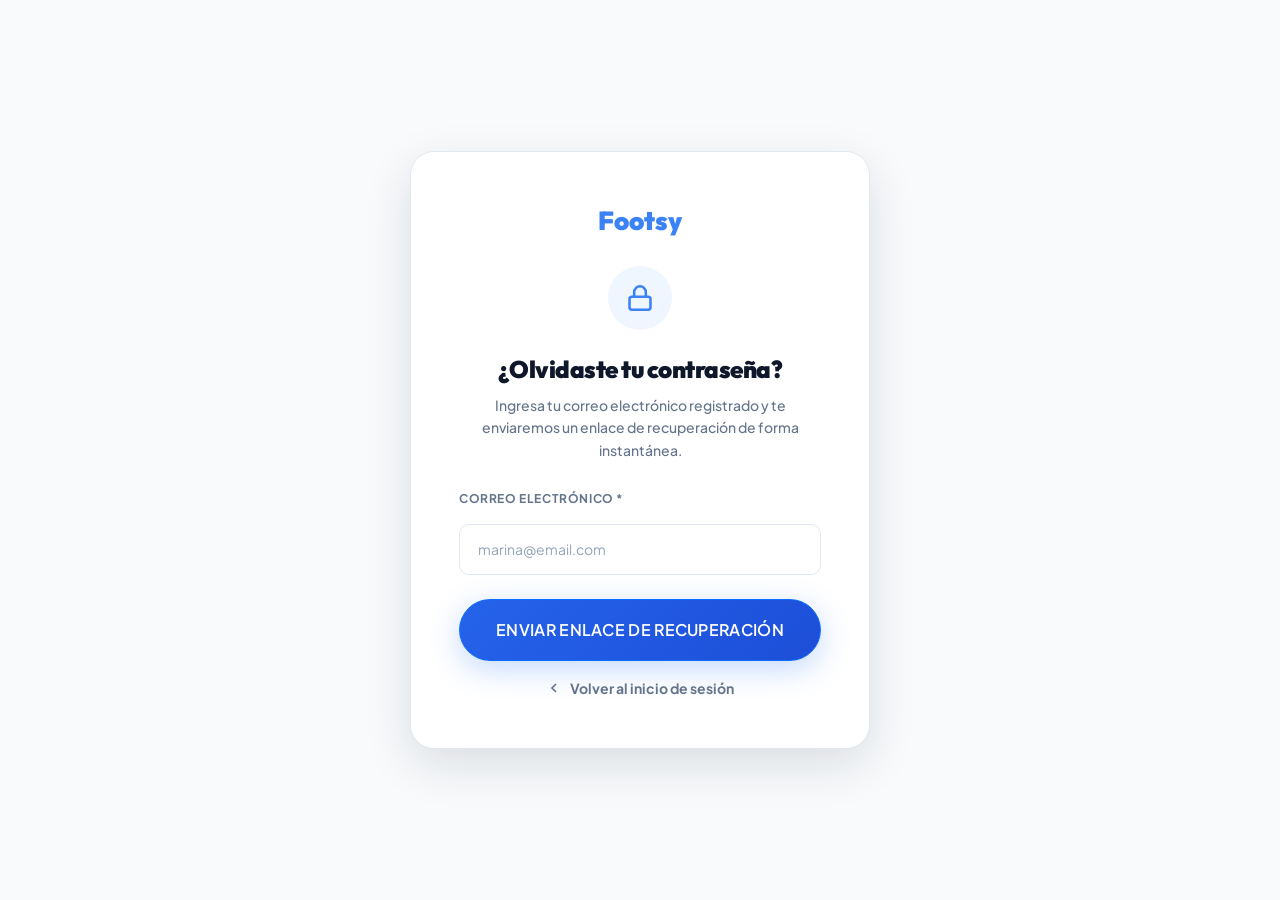
<file: FootsyHTMLga4 - Bootstrap/footsy-html/pages/forgot-password.html>
<!DOCTYPE html>
<html lang="es">
<head>
  <meta charset="UTF-8">
  <meta name="viewport" content="width=device-width, initial-scale=1.0">
  <title>Recuperar Contraseña — Footsy</title>
    <!-- Bootstrap 5 CSS -->
  <link href="https://cdn.jsdelivr.net/npm/bootstrap@5.3.3/dist/css/bootstrap.min.css" rel="stylesheet" integrity="sha384-QWTKZyjpPEjISv5WaRU9OFeRpok6YctnYmDr5pNlyT2bRjXh0JMhjY6hW+ALEwIH" crossorigin="anonymous">
<link rel="stylesheet" href="../css/footsy.css">
  <link rel="stylesheet" href="../css/pages/auth.css">
</head>
<body>

  <div class="recover-page">
    <div class="recover-card p-4 p-sm-5">
      <div class="recover-logo">Footsy</div>
      
      <div class="recover-icon">
        <svg width="28" height="28" fill="none" stroke="currentColor" stroke-width="2.2" viewBox="0 0 24 24">
          <rect x="3" y="11" width="18" height="11" rx="2" ry="2"/><path d="M7 11V7a5 5 0 0 1 10 0v4"/>
        </svg>
      </div>

      <h1 class="recover-title">¿Olvidaste tu contraseña?</h1>
      <p class="recover-desc">Ingresa tu correo electrónico registrado y te enviaremos un enlace de recuperación de forma instantánea.</p>

      <form action="login.html" method="GET">
        <div class="form-group" style="margin-bottom:24px;">
          <label class="form-label">Correo Electrónico *</label>
          <input type="email" name="email" class="form-control" placeholder="marina@email.com" required>
        </div>

        <button type="submit" class="btn btn-primary btn-lg" style="width:100%; margin-bottom:16px;">ENVIAR ENLACE DE RECUPERACIÓN</button>

        <a href="login.html" style="text-align:center; font-size:14px; color:var(--gray-500); display:flex; align-items:center; justify-content:center; gap:8px; font-weight:700;">
          <svg width="16" height="16" fill="none" stroke="currentColor" stroke-width="2.5" viewBox="0 0 24 24"><polyline points="15 18 9 12 15 6"/></svg>
          Volver al inicio de sesión
        </a>
      </form>
    </div>
  </div>

  <!-- Bootstrap 5 JS Bundle -->
  <script src="https://cdn.jsdelivr.net/npm/bootstrap@5.3.3/dist/js/bootstrap.bundle.min.js" integrity="sha384-YvpcrYf0tY3lHB60NNkmXc5s9fDVZLESaAA55NDzOxhy9GkcIdslK1eN7N6jIeHz" crossorigin="anonymous"></script>
</body>
</html>
</file>
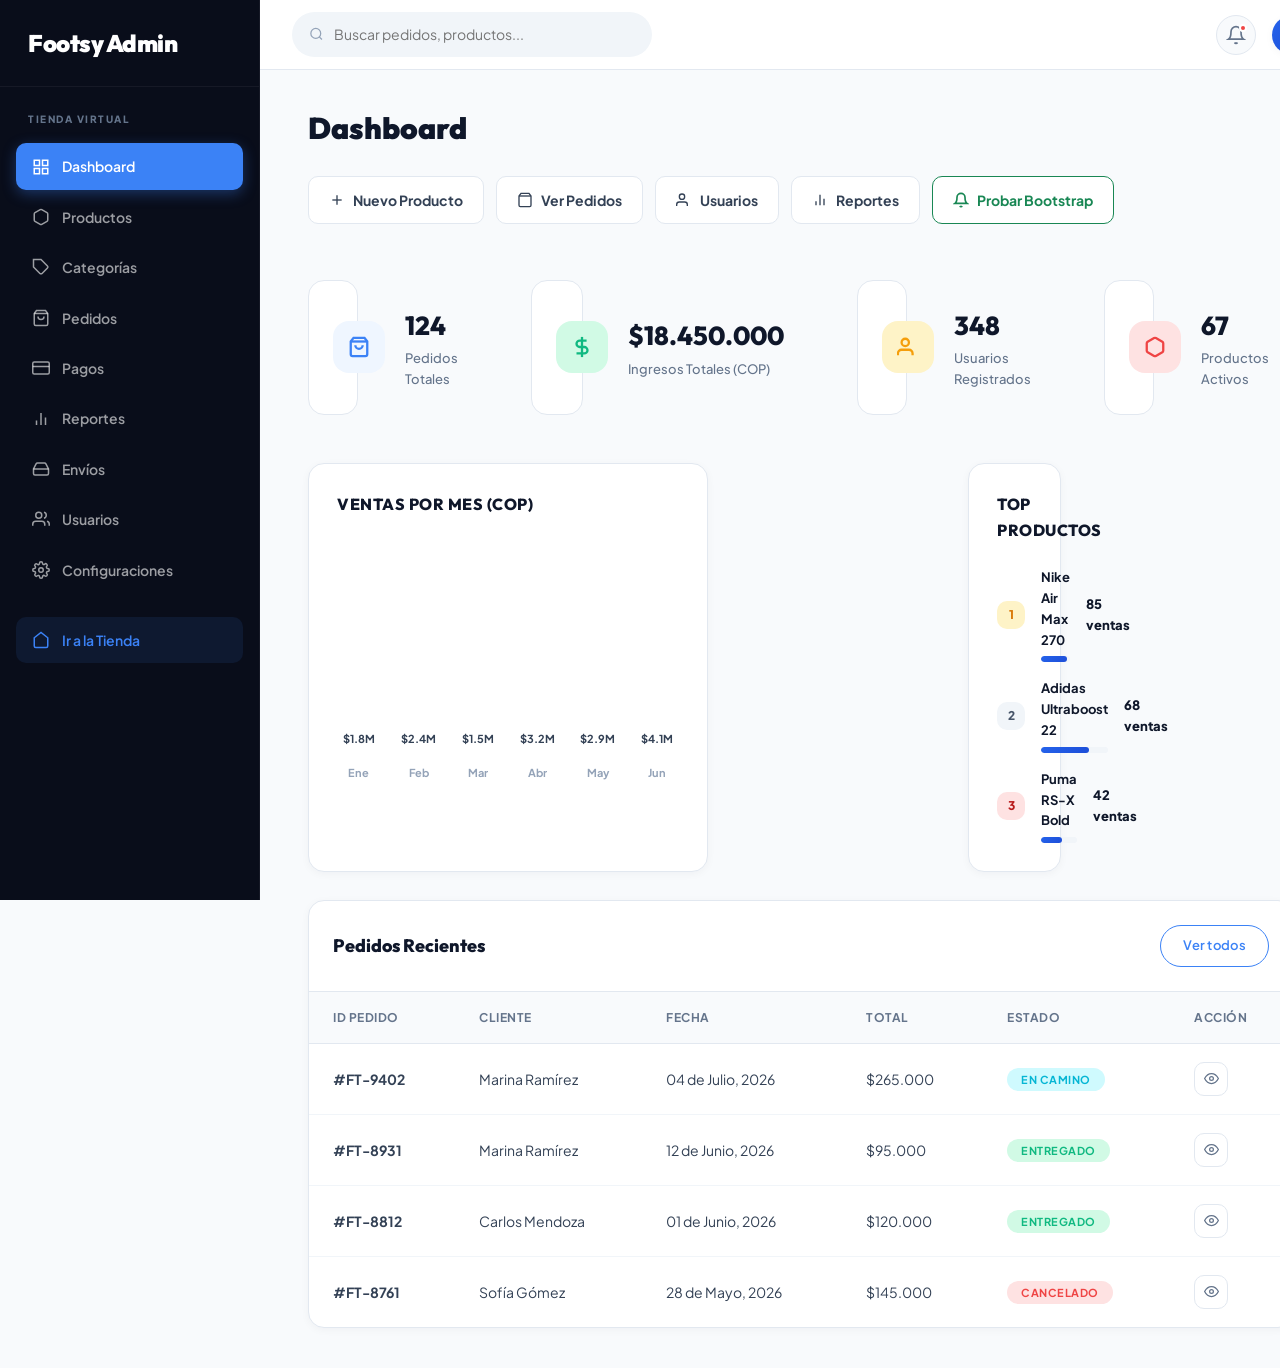
<file: FootsyHTMLga4 - Bootstrap/footsy-html/pages/admin/dashboard.html>
<!DOCTYPE html>
<html lang="es">
<head>
  <meta charset="UTF-8">
  <meta name="viewport" content="width=device-width, initial-scale=1.0">
  <title>Dashboard — Footsy Admin</title>
    <!-- Bootstrap 5 CSS -->
  <link href="https://cdn.jsdelivr.net/npm/bootstrap@5.3.3/dist/css/bootstrap.min.css" rel="stylesheet" integrity="sha384-QWTKZyjpPEjISv5WaRU9OFeRpok6YctnYmDr5pNlyT2bRjXh0JMhjY6hW+ALEwIH" crossorigin="anonymous">
<link rel="stylesheet" href="../../css/footsy.css">
  <link rel="stylesheet" href="../../css/admin.css">
</head>
<body>
<div class="admin-wrapper">

  <!-- ── Sidebar ── -->
  <aside class="admin-sidebar">
    <div class="sidebar-logo">Footsy Admin</div>

    <div class="sidebar-section-label">Tienda Virtual</div>
    <nav class="sidebar-nav">
      <a href="dashboard.html" class="active">
        <svg width="18" height="18" fill="none" stroke="currentColor" stroke-width="2" viewBox="0 0 24 24">
          <rect x="3" y="3" width="7" height="7"/><rect x="14" y="3" width="7" height="7"/>
          <rect x="14" y="14" width="7" height="7"/><rect x="3" y="14" width="7" height="7"/>
        </svg>
        Dashboard
      </a>

      <a href="products.html">
        <svg width="18" height="18" fill="none" stroke="currentColor" stroke-width="2" viewBox="0 0 24 24">
          <path d="M21 16V8a2 2 0 0 0-1-1.73l-7-4a2 2 0 0 0-2 0l-7 4A2 2 0 0 0 3 8v8a2 2 0 0 0 1 1.73l7 4a2 2 0 0 0 2 0l7-4A2 2 0 0 0 21 16z"/>
        </svg>
        Productos
      </a>

      <a href="categories.html">
        <svg width="18" height="18" fill="none" stroke="currentColor" stroke-width="2" viewBox="0 0 24 24">
          <path d="M20.59 13.41l-7.17 7.17a2 2 0 0 1-2.83 0L2 12V2h10l8.59 8.59a2 2 0 0 1 0 2.82z"/>
          <line x1="7" y1="7" x2="7.01" y2="7"/>
        </svg>
        Categorías
      </a>

      <a href="orders.html">
        <svg width="18" height="18" fill="none" stroke="currentColor" stroke-width="2" viewBox="0 0 24 24">
          <path d="M6 2 3 6v14a2 2 0 0 0 2 2h14a2 2 0 0 0 2-2V6l-3-4z"/><line x1="3" y1="6" x2="21" y2="6"/>
          <path d="M16 10a4 4 0 0 1-8 0"/>
        </svg>
        Pedidos
      </a>

      <a href="payments.html">
        <svg width="18" height="18" fill="none" stroke="currentColor" stroke-width="2" viewBox="0 0 24 24">
          <rect x="1" y="4" width="22" height="16" rx="2" ry="2"/><line x1="1" y1="10" x2="23" y2="10"/>
        </svg>
        Pagos
      </a>

      <a href="reports.html">
        <svg width="18" height="18" fill="none" stroke="currentColor" stroke-width="2" viewBox="0 0 24 24">
          <line x1="18" y1="20" x2="18" y2="10"/><line x1="12" y1="20" x2="12" y2="4"/>
          <line x1="6" y1="20" x2="6" y2="14"/>
        </svg>
        Reportes
      </a>

      <a href="shipping.html">
        <svg width="18" height="18" fill="none" stroke="currentColor" stroke-width="2" viewBox="0 0 24 24">
          <line x1="22" y1="12" x2="2" y2="12"/><path d="M5.45 5.11 2 12v6a2 2 0 0 0 2 2h16a2 2 0 0 0 2-2v-6l-3.45-6.89A2 2 0 0 0 16.76 4H7.24a2 2 0 0 0-1.79 1.11z"/>
        </svg>
        Envíos
      </a>

      <a href="users.html">
        <svg width="18" height="18" fill="none" stroke="currentColor" stroke-width="2" viewBox="0 0 24 24">
          <path d="M17 21v-2a4 4 0 0 0-4-4H5a4 4 0 0 0-4 4v2"/><circle cx="9" cy="7" r="4"/>
          <path d="M23 21v-2a4 4 0 0 0-3-3.87"/><path d="M16 3.13a4 4 0 0 1 0 7.75"/>
        </svg>
        Usuarios
      </a>

      <a href="settings.html">
        <svg width="18" height="18" fill="none" stroke="currentColor" stroke-width="2" viewBox="0 0 24 24">
          <circle cx="12" cy="12" r="3"/>
          <path d="M19.4 15a1.65 1.65 0 0 0 .33 1.82l.06.06a2 2 0 0 1-2.83 2.83l-.06-.06a1.65 1.65 0 0 0-1.82-.33 1.65 1.65 0 0 0-1 1.51V21a2 2 0 0 1-4 0v-.09A1.65 1.65 0 0 0 9 19.4a1.65 1.65 0 0 0-1.82.33l-.06.06a2 2 0 0 1-2.83-2.83l.06-.06A1.65 1.65 0 0 0 4.68 15a1.65 1.65 0 0 0-1.51-1H3a2 2 0 0 1 0-4h.09A1.65 1.65 0 0 0 4.6 9a1.65 1.65 0 0 0-.33-1.82l-.06-.06a2 2 0 0 1 2.83-2.83l.06.06A1.65 1.65 0 0 0 9 4.68a1.65 1.65 0 0 0 1-1.51V3a2 2 0 0 1 4 0v.09a1.65 1.65 0 0 0 1 1.51 1.65 1.65 0 0 0 1.82-.33l.06-.06a2 2 0 0 1 2.83 2.83l-.06.06A1.65 1.65 0 0 0 19.4 9a1.65 1.65 0 0 0 1.51 1H21a2 2 0 0 1 0 4h-.09a1.65 1.65 0 0 0-1.51 1z"/>
        </svg>
        Configuraciones
      </a>
      
      <a href="../../index.html" style="margin-top:24px; background: rgba(59, 130, 246, 0.1); color: var(--blue-primary);">
        <svg width="18" height="18" fill="none" stroke="currentColor" stroke-width="2" viewBox="0 0 24 24">
          <path d="M3 9l9-7 9 7v11a2 2 0 0 1-2 2H5a2 2 0 0 1-2-2z"/>
        </svg>
        Ir a la Tienda
      </a>
    </nav>
  </aside>

  <!-- ── Main ── -->
  <div class="admin-main">
    <!-- Topbar -->
    <header class="admin-topbar">
      <button type="button" class="btn d-lg-none me-3 p-1" id="admin-sidebar-toggle" style="border: 1.5px solid var(--gray-200); border-radius: var(--radius-sm); color: var(--gray-700); background: var(--white); display: flex; align-items: center; justify-content: center;">
        <svg width="20" height="20" fill="none" stroke="currentColor" stroke-width="2" viewBox="0 0 24 24">
          <line x1="3" y1="12" x2="21" y2="12"/><line x1="3" y1="6" x2="21" y2="6"/><line x1="3" y1="18" x2="21" y2="18"/>
        </svg>
      </button>
      <div class="topbar-search d-none d-md-flex">
        <svg width="16" height="16" fill="none" stroke="currentColor" stroke-width="2" viewBox="0 0 24 24">
          <circle cx="11" cy="11" r="8"/><path d="m21 21-4.35-4.35"/>
        </svg>
        <input type="text" placeholder="Buscar pedidos, productos...">
      </div>
      <div class="topbar-actions">
        <button class="topbar-icon" title="Notificaciones">
          <svg width="20" height="20" fill="none" stroke="currentColor" stroke-width="2" viewBox="0 0 24 24">
            <path d="M18 8A6 6 0 0 0 6 8c0 7-3 9-3 9h18s-3-2-3-9"/><path d="M13.73 21a2 2 0 0 1-3.46 0"/>
          </svg>
          <span class="dot"></span>
        </button>
        <div class="topbar-avatar" title="Administrador">
          AD
        </div>
      </div>
    </header>

    <!-- Content -->
    <div class="admin-content">


      <h1 class="page-title">Dashboard</h1>

      <!-- Quick Actions Link Bar -->
      <div class="quick-actions">
        <a href="products-form.html" class="quick-btn">
          <svg width="16" height="16" fill="none" stroke="currentColor" stroke-width="2" viewBox="0 0 24 24"><line x1="12" y1="5" x2="12" y2="19"/><line x1="5" y1="12" x2="19" y2="12"/></svg>
          Nuevo Producto
        </a>
        <a href="orders.html" class="quick-btn">
          <svg width="16" height="16" fill="none" stroke="currentColor" stroke-width="2" viewBox="0 0 24 24"><path d="M6 2 3 6v14a2 2 0 0 0 2 2h14a2 2 0 0 0 2-2V6l-3-4z"/><line x1="3" y1="6" x2="21" y2="6"/></svg>
          Ver Pedidos
        </a>
        <a href="users.html" class="quick-btn">
          <svg width="16" height="16" fill="none" stroke="currentColor" stroke-width="2" viewBox="0 0 24 24"><path d="M17 21v-2a4 4 0 0 0-4-4H5a4 4 0 0 0-4 4v2"/><circle cx="9" cy="7" r="4"/></svg>
          Usuarios
        </a>
        <a href="reports.html" class="quick-btn">
          <svg width="16" height="16" fill="none" stroke="currentColor" stroke-width="2" viewBox="0 0 24 24"><line x1="18" y1="20" x2="18" y2="10"/><line x1="12" y1="20" x2="12" y2="4"/><line x1="6" y1="20" x2="6" y2="14"/></svg>
          Reportes
        </a>
        <!-- Botón de prueba para Modal de Bootstrap -->
        <button type="button" class="quick-btn" data-bs-toggle="modal" data-bs-target="#bootstrapTestModal" style="border-color: #198754; color: #198754;">
          <svg width="16" height="16" fill="none" stroke="currentColor" stroke-width="2.5" viewBox="0 0 24 24" style="color: #198754;">
            <path d="M18 8A6 6 0 0 0 6 8c0 7-3 9-3 9h18s-3-2-3-9"/><path d="M13.73 21a2 2 0 0 1-3.46 0"/>
          </svg>
          Probar Bootstrap
        </button>
      </div>

      <!-- Stats Grid Counters -->
      <div class="stats-grid row g-4 mt-2 mb-4">
        <div class="col-12 col-sm-6 col-lg-3">
          <div class="stat-card h-100 m-0">
            <div class="stat-icon blue">
              <svg width="22" height="22" fill="none" stroke="currentColor" stroke-width="2.5" viewBox="0 0 24 24"><path d="M6 2 3 6v14a2 2 0 0 0 2 2h14a2 2 0 0 0 2-2V6l-3-4z"/><line x1="3" y1="6" x2="21" y2="6"/><path d="M16 10a4 4 0 0 1-8 0"/></svg>
            </div>
            <div>
              <div class="stat-value">124</div>
              <div class="stat-label">Pedidos Totales</div>
            </div>
          </div>
        </div>
        <div class="col-12 col-sm-6 col-lg-3">
          <div class="stat-card h-100 m-0">
            <div class="stat-icon green">
              <svg width="22" height="22" fill="none" stroke="currentColor" stroke-width="2.5" viewBox="0 0 24 24"><line x1="12" y1="1" x2="12" y2="23"/><path d="M17 5H9.5a3.5 3.5 0 0 0 0 7h5a3.5 3.5 0 0 1 0 7H6"/></svg>
            </div>
            <div>
              <div class="stat-value">$18.450.000</div>
              <div class="stat-label">Ingresos Totales (COP)</div>
            </div>
          </div>
        </div>
        <div class="col-12 col-sm-6 col-lg-3">
          <div class="stat-card h-100 m-0">
            <div class="stat-icon orange">
              <svg width="22" height="22" fill="none" stroke="currentColor" stroke-width="2.5" viewBox="0 0 24 24"><path d="M17 21v-2a4 4 0 0 0-4-4H5a4 4 0 0 0-4 4v2"/><circle cx="9" cy="7" r="4"/></svg>
            </div>
            <div>
              <div class="stat-value">348</div>
              <div class="stat-label">Usuarios Registrados</div>
            </div>
          </div>
        </div>
        <div class="col-12 col-sm-6 col-lg-3">
          <div class="stat-card h-100 m-0">
            <div class="stat-icon red">
              <svg width="22" height="22" fill="none" stroke="currentColor" stroke-width="2.5" viewBox="0 0 24 24"><path d="M21 16V8a2 2 0 0 0-1-1.73l-7-4a2 2 0 0 0-2 0l-7 4A2 2 0 0 0 3 8v8a2 2 0 0 0 1 1.73l7 4a2 2 0 0 0 2 0l7-4A2 2 0 0 0 21 16z"/></svg>
            </div>
            <div>
              <div class="stat-value">67</div>
              <div class="stat-label">Productos Activos</div>
            </div>
          </div>
        </div>
      </div>

      <!-- Charts & Tables Grid -->
      <div class="charts-grid row g-4 mt-3">
        <!-- Monthly Sales Bar Chart Mockup -->
        <div class="col-12 col-lg-8">
          <div class="chart-card h-100 m-0">
            <div class="chart-title">Ventas por Mes (COP)</div>
            <div style="height:240px; display:flex; align-items:flex-end; gap:16px; padding:12px 0 0;">
              
              <div style="flex:1; display:flex; flex-direction:column; align-items:center; gap:8px;">
                <div style="font-size:11px; font-weight:700; color:var(--gray-700)">$1.8M</div>
                <div style="width:100%; background:var(--blue-gradient); border-radius:6px 6px 0 0; height:50%;"></div>
                <div style="font-size:11px; font-weight:700; color:var(--gray-400);">Ene</div>
              </div>

              <div style="flex:1; display:flex; flex-direction:column; align-items:center; gap:8px;">
                <div style="font-size:11px; font-weight:700; color:var(--gray-700)">$2.4M</div>
                <div style="width:100%; background:var(--blue-gradient); border-radius:6px 6px 0 0; height:65%;"></div>
                <div style="font-size:11px; font-weight:700; color:var(--gray-400);">Feb</div>
              </div>

              <div style="flex:1; display:flex; flex-direction:column; align-items:center; gap:8px;">
                <div style="font-size:11px; font-weight:700; color:var(--gray-700)">$1.5M</div>
                <div style="width:100%; background:var(--blue-gradient); border-radius:6px 6px 0 0; height:40%;"></div>
                <div style="font-size:11px; font-weight:700; color:var(--gray-400);">Mar</div>
              </div>

              <div style="flex:1; display:flex; flex-direction:column; align-items:center; gap:8px;">
                <div style="font-size:11px; font-weight:700; color:var(--gray-700)">$3.2M</div>
                <div style="width:100%; background:var(--blue-gradient); border-radius:6px 6px 0 0; height:85%;"></div>
                <div style="font-size:11px; font-weight:700; color:var(--gray-400);">Abr</div>
              </div>

              <div style="flex:1; display:flex; flex-direction:column; align-items:center; gap:8px;">
                <div style="font-size:11px; font-weight:700; color:var(--gray-700)">$2.9M</div>
                <div style="width:100%; background:var(--blue-gradient); border-radius:6px 6px 0 0; height:78%;"></div>
                <div style="font-size:11px; font-weight:700; color:var(--gray-400);">May</div>
              </div>

              <div style="flex:1; display:flex; flex-direction:column; align-items:center; gap:8px;">
                <div style="font-size:11px; font-weight:700; color:var(--gray-700)">$4.1M</div>
                <div style="width:100%; background:var(--blue-gradient); border-radius:6px 6px 0 0; height:100%;"></div>
                <div style="font-size:11px; font-weight:700; color:var(--gray-400);">Jun</div>
              </div>

            </div>
          </div>
        </div>

        <!-- Top Products Sidepanel -->
        <div class="col-12 col-lg-4">
          <div class="chart-card h-100 m-0">
            <div class="chart-title">Top Productos</div>
            <div class="top-products">
              
              <div class="top-product-item">
                <div class="top-product-rank gold">1</div>
                <div style="flex:1;">
                  <div style="font-size:13px; font-weight:700; color:var(--gray-800);">Nike Air Max 270</div>
                  <div class="top-product-bar"><div class="top-product-bar-fill" style="width:90%;"></div></div>
                </div>
                <div style="font-size:13px; font-weight:800; color:var(--gray-600);">85 ventas</div>
              </div>

              <div class="top-product-item">
                <div class="top-product-rank silver">2</div>
                <div style="flex:1;">
                  <div style="font-size:13px; font-weight:700; color:var(--gray-800);">Adidas Ultraboost 22</div>
                  <div class="top-product-bar"><div class="top-product-bar-fill" style="width:72%;"></div></div>
                </div>
                <div style="font-size:13px; font-weight:800; color:var(--gray-600);">68 ventas</div>
              </div>

              <div class="top-product-item">
                <div class="top-product-rank bronze">3</div>
                <div style="flex:1;">
                  <div style="font-size:13px; font-weight:700; color:var(--gray-800);">Puma RS-X Bold</div>
                  <div class="top-product-bar"><div class="top-product-bar-fill" style="width:58%;"></div></div>
                </div>
                <div style="font-size:13px; font-weight:800; color:var(--gray-600);">42 ventas</div>
              </div>

            </div>
          </div>
        </div>
      </div>

      <!-- Recent Orders Table Card -->
      <div class="recent-orders">
        <div class="table-card">
          <div class="table-header">
            <div class="table-title">Pedidos Recientes</div>
            <a href="orders.html" class="btn btn-outline-blue btn-sm">Ver todos</a>
          </div>
          <table class="data-table">
            <thead>
              <tr>
                <th>ID Pedido</th>
                <th>Cliente</th>
                <th>Fecha</th>
                <th>Total</th>
                <th>Estado</th>
                <th>Acción</th>
              </tr>
            </thead>
            <tbody>
              <tr>
                <td class="product-name">#FT-9402</td>
                <td>Marina Ramírez</td>
                <td>04 de Julio, 2026</td>
                <td>$265.000</td>
                <td><span class="badge badge-info">En camino</span></td>
                <td>
                  <a href="order-detail.html" class="row-btn" title="Ver detalle">
                    <svg width="15" height="15" fill="none" stroke="currentColor" stroke-width="2" viewBox="0 0 24 24"><path d="M1 12s4-8 11-8 11 8 11 8-4 8-11 8-11-8-11-8z"/><circle cx="12" cy="12" r="3"/></svg>
                  </a>
                </td>
              </tr>
              <tr>
                <td class="product-name">#FT-8931</td>
                <td>Marina Ramírez</td>
                <td>12 de Junio, 2026</td>
                <td>$95.000</td>
                <td><span class="badge badge-success">Entregado</span></td>
                <td>
                  <a href="order-detail.html" class="row-btn" title="Ver detalle">
                    <svg width="15" height="15" fill="none" stroke="currentColor" stroke-width="2" viewBox="0 0 24 24"><path d="M1 12s4-8 11-8 11 8 11 8-4 8-11 8-11-8-11-8z"/><circle cx="12" cy="12" r="3"/></svg>
                  </a>
                </td>
              </tr>
              <tr>
                <td class="product-name">#FT-8812</td>
                <td>Carlos Mendoza</td>
                <td>01 de Junio, 2026</td>
                <td>$120.000</td>
                <td><span class="badge badge-success">Entregado</span></td>
                <td>
                  <a href="order-detail.html" class="row-btn" title="Ver detalle">
                    <svg width="15" height="15" fill="none" stroke="currentColor" stroke-width="2" viewBox="0 0 24 24"><path d="M1 12s4-8 11-8 11 8 11 8-4 8-11 8-11-8-11-8z"/><circle cx="12" cy="12" r="3"/></svg>
                  </a>
                </td>
              </tr>
              <tr>
                <td class="product-name">#FT-8761</td>
                <td>Sofía Gómez</td>
                <td>28 de Mayo, 2026</td>
                <td>$145.000</td>
                <td><span class="badge badge-danger">Cancelado</span></td>
                <td>
                  <a href="order-detail.html" class="row-btn" title="Ver detalle">
                    <svg width="15" height="15" fill="none" stroke="currentColor" stroke-width="2" viewBox="0 0 24 24"><path d="M1 12s4-8 11-8 11 8 11 8-4 8-11 8-11-8-11-8z"/><circle cx="12" cy="12" r="3"/></svg>
                  </a>
                </td>
              </tr>
            </tbody>
          </table>
        </div>
      </div>
      
    </div>
  </div>

</div>
  <!-- Modal de Prueba Bootstrap 5 -->
  <div class="modal fade" id="bootstrapTestModal" tabindex="-1" aria-labelledby="bootstrapTestModalLabel" aria-hidden="true">
    <div class="modal-dialog modal-dialog-centered">
      <div class="modal-content" style="border-radius: var(--radius-md); box-shadow: var(--shadow-lg);">
        <div class="modal-header" style="border-bottom: 1px solid var(--gray-200); padding: 20px 24px;">
          <h5 class="modal-title" id="bootstrapTestModalLabel" style="font-weight: 800; font-family: var(--font-display);">¡Bootstrap 5 Funciona!</h5>
          <button type="button" class="btn-close" data-bs-dismiss="modal" aria-label="Close"></button>
        </div>
        <div class="modal-body" style="padding: 24px;">
          <p style="color: var(--gray-700); margin-bottom: 16px;">Esta ventana emergente (modal) y el botón de cierre son controlados por el sistema dinámico de Bootstrap 5.</p>
          <div class="alert alert-success d-flex align-items-center" role="alert" style="border-radius: var(--radius-sm); margin-bottom: 0;">
            <div style="font-size: 14px; font-weight: 600;">
              Las hojas de estilo CSS y los scripts JS de Bootstrap 5.3.3 se han cargado exitosamente.
            </div>
          </div>
        </div>
        <div class="modal-footer" style="border-top: 1px solid var(--gray-200); padding: 16px 24px;">
          <button type="button" class="btn btn-secondary" data-bs-dismiss="modal" style="padding: 10px 20px; font-size: 13px; border-radius: var(--radius-full);">Cerrar</button>
        </div>
      </div>
    </div>
  </div>

  <!-- Bootstrap 5 JS Bundle -->
  <script src="https://cdn.jsdelivr.net/npm/bootstrap@5.3.3/dist/js/bootstrap.bundle.min.js" integrity="sha384-YvpcrYf0tY3lHB60NNkmXc5s9fDVZLESaAA55NDzOxhy9GkcIdslK1eN7N6jIeHz" crossorigin="anonymous"></script>
  <script>
    document.getElementById('admin-sidebar-toggle')?.addEventListener('click', function() {
      document.querySelector('.admin-sidebar')?.classList.toggle('show');
    });
    document.addEventListener('click', function(e) {
      const sidebar = document.querySelector('.admin-sidebar');
      const toggle = document.getElementById('admin-sidebar-toggle');
      if (sidebar && sidebar.classList.contains('show') && !sidebar.contains(e.target) && toggle && !toggle.contains(e.target)) {
        sidebar.classList.remove('show');
      }
    });
  </script>
</body>
</html>
</file>
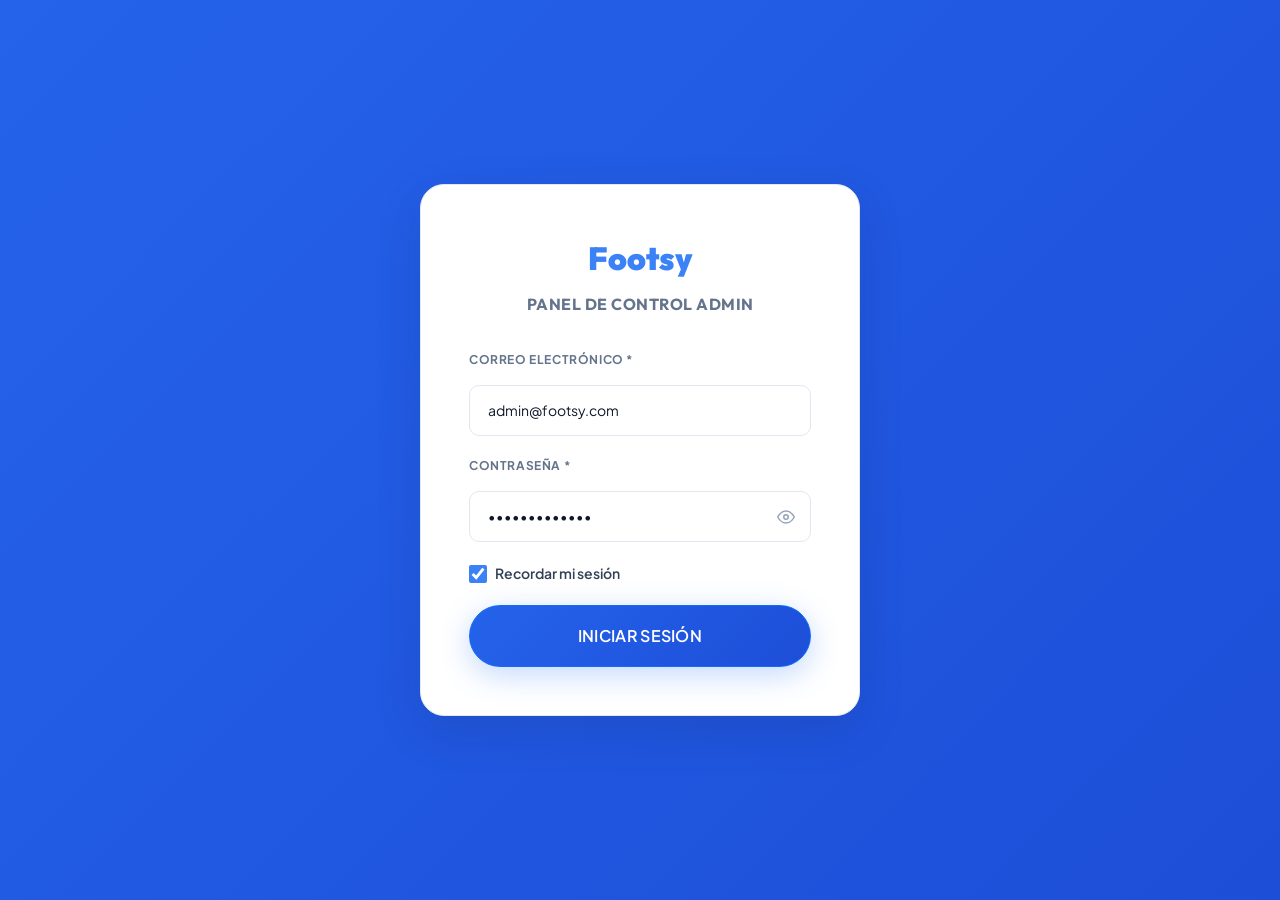
<file: FootsyHTMLga4 - Bootstrap/footsy-html/pages/admin/login.html>
<!DOCTYPE html>
<html lang="es">
<head>
  <meta charset="UTF-8">
  <meta name="viewport" content="width=device-width, initial-scale=1.0">
  <title>Login Admin — Footsy</title>
    <!-- Bootstrap 5 CSS -->
  <link href="https://cdn.jsdelivr.net/npm/bootstrap@5.3.3/dist/css/bootstrap.min.css" rel="stylesheet" integrity="sha384-QWTKZyjpPEjISv5WaRU9OFeRpok6YctnYmDr5pNlyT2bRjXh0JMhjY6hW+ALEwIH" crossorigin="anonymous">
<link rel="stylesheet" href="../../css/footsy.css">
  <link rel="stylesheet" href="../../css/admin.css">
</head>
<body style="background: var(--gray-100);">

  <div class="admin-login-page">
    <div class="admin-login-hero">
      <div class="admin-login-card p-4 p-sm-5">
        <div class="admin-login-logo">Footsy</div>
        <div class="admin-login-title">Panel de Control Admin</div>

        <form action="dashboard.html" method="GET" class="admin-login-form">
          <div class="form-group">
            <label class="form-label">Correo Electrónico *</label>
            <input type="email" name="email" class="form-control" placeholder="admin@footsy.com" value="admin@footsy.com" required>
          </div>

          <div class="form-group">
            <label class="form-label">Contraseña *</label>
            <div class="input-wrapper">
              <input type="password" name="password" id="pw-admin" class="form-control" placeholder="••••••••" value="adminpassword" required>
              <button type="button" class="input-icon-right">
                <svg width="18" height="18" fill="none" stroke="currentColor" stroke-width="2" viewBox="0 0 24 24">
                  <path d="M1 12s4-8 11-8 11 8 11 8-4 8-11 8-11-8-11-8z"/><circle cx="12" cy="12" r="3"/>
                </svg>
              </button>
            </div>
          </div>

          <label class="remember-row">
            <input type="checkbox" name="remember" checked>
            Recordar mi sesión
          </label>

          <button type="submit" class="btn btn-primary btn-lg" style="width:100%;">
            INICIAR SESIÓN
          </button>
        </form>
      </div>
    </div>
  </div>

  

  <!-- Bootstrap 5 JS Bundle -->
  <script src="https://cdn.jsdelivr.net/npm/bootstrap@5.3.3/dist/js/bootstrap.bundle.min.js" integrity="sha384-YvpcrYf0tY3lHB60NNkmXc5s9fDVZLESaAA55NDzOxhy9GkcIdslK1eN7N6jIeHz" crossorigin="anonymous"></script>
</body>
</html>
</file>
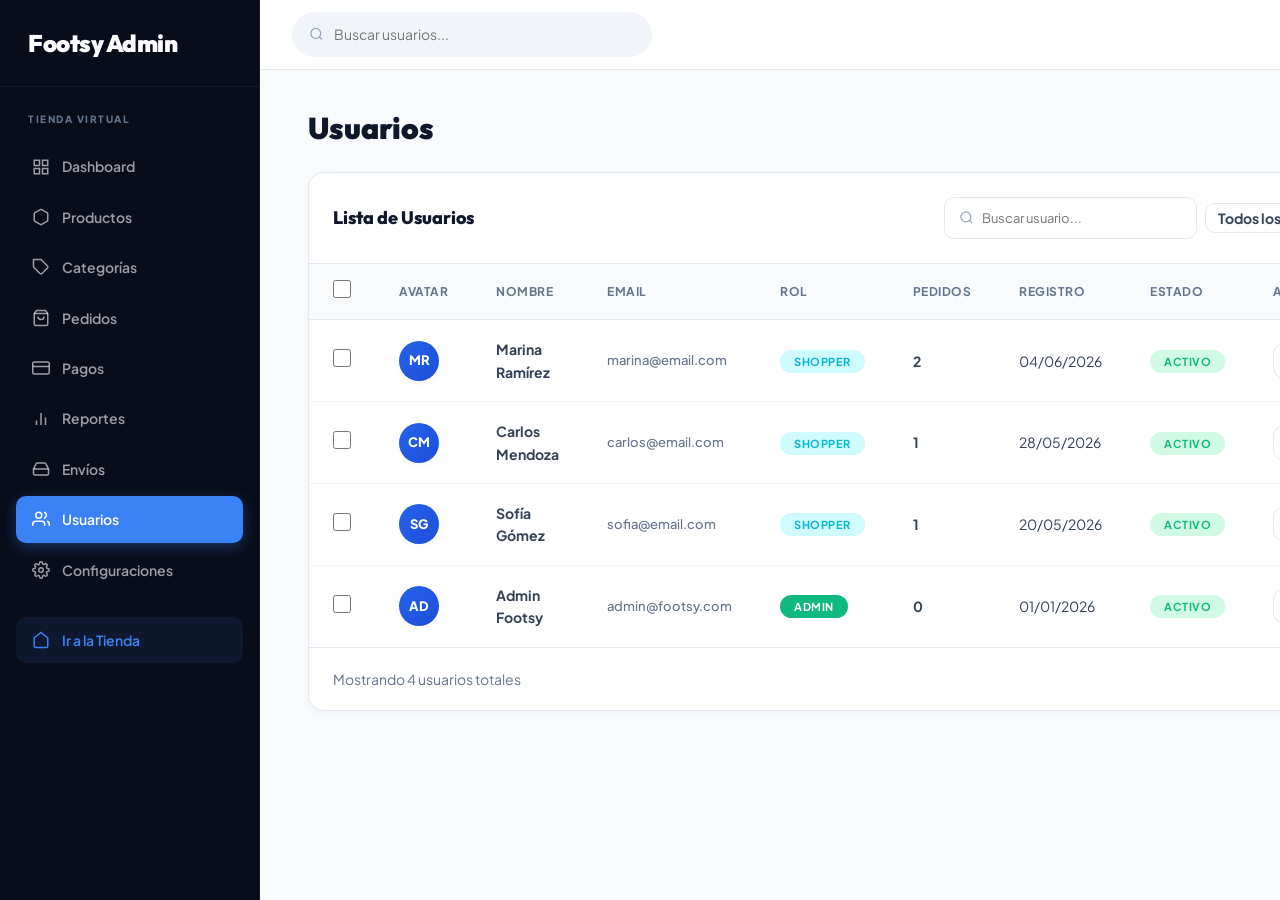
<file: FootsyHTMLga4 - Bootstrap/footsy-html/pages/admin/users.html>
<!DOCTYPE html>
<html lang="es">
<head>
  <meta charset="UTF-8">
  <meta name="viewport" content="width=device-width, initial-scale=1.0">
  <title>Usuarios — Footsy Admin</title>
    <!-- Bootstrap 5 CSS -->
  <link href="https://cdn.jsdelivr.net/npm/bootstrap@5.3.3/dist/css/bootstrap.min.css" rel="stylesheet" integrity="sha384-QWTKZyjpPEjISv5WaRU9OFeRpok6YctnYmDr5pNlyT2bRjXh0JMhjY6hW+ALEwIH" crossorigin="anonymous">
<link rel="stylesheet" href="../../css/footsy.css">
  <link rel="stylesheet" href="../../css/admin.css">
</head>
<body>
<div class="admin-wrapper">

  <!-- ── Sidebar ── -->
  <aside class="admin-sidebar">
    <div class="sidebar-logo">Footsy Admin</div>

    <div class="sidebar-section-label">Tienda Virtual</div>
    <nav class="sidebar-nav">
      <a href="dashboard.html">
        <svg width="18" height="18" fill="none" stroke="currentColor" stroke-width="2" viewBox="0 0 24 24">
          <rect x="3" y="3" width="7" height="7"/><rect x="14" y="3" width="7" height="7"/>
          <rect x="14" y="14" width="7" height="7"/><rect x="3" y="14" width="7" height="7"/>
        </svg>
        Dashboard
      </a>

      <a href="products.html">
        <svg width="18" height="18" fill="none" stroke="currentColor" stroke-width="2" viewBox="0 0 24 24">
          <path d="M21 16V8a2 2 0 0 0-1-1.73l-7-4a2 2 0 0 0-2 0l-7 4A2 2 0 0 0 3 8v8a2 2 0 0 0 1 1.73l7 4a2 2 0 0 0 2 0l7-4A2 2 0 0 0 21 16z"/>
        </svg>
        Productos
      </a>

      <a href="categories.html">
        <svg width="18" height="18" fill="none" stroke="currentColor" stroke-width="2" viewBox="0 0 24 24">
          <path d="M20.59 13.41l-7.17 7.17a2 2 0 0 1-2.83 0L2 12V2h10l8.59 8.59a2 2 0 0 1 0 2.82z"/>
          <line x1="7" y1="7" x2="7.01" y2="7"/>
        </svg>
        Categorías
      </a>

      <a href="orders.html">
        <svg width="18" height="18" fill="none" stroke="currentColor" stroke-width="2" viewBox="0 0 24 24">
          <path d="M6 2 3 6v14a2 2 0 0 0 2 2h14a2 2 0 0 0 2-2V6l-3-4z"/><line x1="3" y1="6" x2="21" y2="6"/>
          <path d="M16 10a4 4 0 0 1-8 0"/>
        </svg>
        Pedidos
      </a>

      <a href="payments.html">
        <svg width="18" height="18" fill="none" stroke="currentColor" stroke-width="2" viewBox="0 0 24 24">
          <rect x="1" y="4" width="22" height="16" rx="2" ry="2"/><line x1="1" y1="10" x2="23" y2="10"/>
        </svg>
        Pagos
      </a>

      <a href="reports.html">
        <svg width="18" height="18" fill="none" stroke="currentColor" stroke-width="2" viewBox="0 0 24 24">
          <line x1="18" y1="20" x2="18" y2="10"/><line x1="12" y1="20" x2="12" y2="4"/>
          <line x1="6" y1="20" x2="6" y2="14"/>
        </svg>
        Reportes
      </a>

      <a href="shipping.html">
        <svg width="18" height="18" fill="none" stroke="currentColor" stroke-width="2" viewBox="0 0 24 24">
          <line x1="22" y1="12" x2="2" y2="12"/><path d="M5.45 5.11 2 12v6a2 2 0 0 0 2 2h16a2 2 0 0 0 2-2v-6l-3.45-6.89A2 2 0 0 0 16.76 4H7.24a2 2 0 0 0-1.79 1.11z"/>
        </svg>
        Envíos
      </a>

      <a href="users.html" class="active">
        <svg width="18" height="18" fill="none" stroke="currentColor" stroke-width="2" viewBox="0 0 24 24">
          <path d="M17 21v-2a4 4 0 0 0-4-4H5a4 4 0 0 0-4 4v2"/><circle cx="9" cy="7" r="4"/>
          <path d="M23 21v-2a4 4 0 0 0-3-3.87"/><path d="M16 3.13a4 4 0 0 1 0 7.75"/>
        </svg>
        Usuarios
      </a>

      <a href="settings.html">
        <svg width="18" height="18" fill="none" stroke="currentColor" stroke-width="2" viewBox="0 0 24 24">
          <circle cx="12" cy="12" r="3"/>
          <path d="M19.4 15a1.65 1.65 0 0 0 .33 1.82l.06.06a2 2 0 0 1-2.83 2.83l-.06-.06a1.65 1.65 0 0 0-1.82-.33 1.65 1.65 0 0 0-1 1.51V21a2 2 0 0 1-4 0v-.09A1.65 1.65 0 0 0 9 19.4a1.65 1.65 0 0 0-1.82.33l-.06.06a2 2 0 0 1-2.83-2.83l.06-.06A1.65 1.65 0 0 0 4.68 15a1.65 1.65 0 0 0-1.51-1H3a2 2 0 0 1 0-4h.09A1.65 1.65 0 0 0 4.6 9a1.65 1.65 0 0 0-.33-1.82l-.06-.06a2 2 0 0 1 2.83-2.83l.06.06A1.65 1.65 0 0 0 9 4.68a1.65 1.65 0 0 0 1-1.51V3a2 2 0 0 1 4 0v.09a1.65 1.65 0 0 0 1 1.51 1.65 1.65 0 0 0 1.82-.33l.06-.06a2 2 0 0 1 2.83 2.83l-.06.06A1.65 1.65 0 0 0 19.4 9a1.65 1.65 0 0 0 1.51 1H21a2 2 0 0 1 0 4h-.09a1.65 1.65 0 0 0-1.51 1z"/>
        </svg>
        Configuraciones
      </a>

      <a href="../../index.html" style="margin-top:24px; background: rgba(59, 130, 246, 0.1); color: var(--blue-primary);">
        <svg width="18" height="18" fill="none" stroke="currentColor" stroke-width="2" viewBox="0 0 24 24">
          <path d="M3 9l9-7 9 7v11a2 2 0 0 1-2 2H5a2 2 0 0 1-2-2z"/>
        </svg>
        Ir a la Tienda
      </a>
    </nav>
  </aside>

  <!-- ── Main ── -->
  <div class="admin-main">
    <!-- Topbar -->
    <header class="admin-topbar">
      <button type="button" class="btn d-lg-none me-3 p-1" id="admin-sidebar-toggle" style="border: 1.5px solid var(--gray-200); border-radius: var(--radius-sm); color: var(--gray-700); background: var(--white); display: flex; align-items: center; justify-content: center;">
        <svg width="20" height="20" fill="none" stroke="currentColor" stroke-width="2" viewBox="0 0 24 24">
          <line x1="3" y1="12" x2="21" y2="12"/><line x1="3" y1="6" x2="21" y2="6"/><line x1="3" y1="18" x2="21" y2="18"/>
        </svg>
      </button>
      <div class="topbar-search d-none d-md-flex">
        <svg width="16" height="16" fill="none" stroke="currentColor" stroke-width="2" viewBox="0 0 24 24">
          <circle cx="11" cy="11" r="8"/><path d="m21 21-4.35-4.35"/>
        </svg>
        <input type="text" placeholder="Buscar usuarios...">
      </div>
      <div class="topbar-actions">
        <button class="topbar-icon" title="Notificaciones">
          <svg width="20" height="20" fill="none" stroke="currentColor" stroke-width="2" viewBox="0 0 24 24">
            <path d="M18 8A6 6 0 0 0 6 8c0 7-3 9-3 9h18s-3-2-3-9"/><path d="M13.73 21a2 2 0 0 1-3.46 0"/>
          </svg>
          <span class="dot"></span>
        </button>
        <div class="topbar-avatar">
          AD
        </div>
      </div>
    </header>

    <!-- Content -->
    <div class="admin-content">
      <div class="page-header d-flex flex-column flex-sm-row align-items-stretch align-items-sm-center justify-content-between gap-3 mb-4">
        <h1 class="page-title m-0">Usuarios</h1>
      </div>

      <div class="table-card">
        <div class="table-header d-flex flex-column flex-md-row align-items-stretch align-items-md-center justify-content-between gap-3">
          <div class="table-title">Lista de Usuarios</div>
          <div class="table-actions d-flex flex-column flex-sm-row align-items-stretch align-items-sm-center gap-2">
            <div class="table-search w-100">
              <svg width="15" height="15" fill="none" stroke="currentColor" stroke-width="2" viewBox="0 0 24 24"><circle cx="11" cy="11" r="8"/><path d="m21 21-4.35-4.35"/></svg>
              <input type="text" placeholder="Buscar usuario...">
            </div>
            <div class="table-search w-100" style="margin-left:0; border:1px solid var(--gray-200); border-radius:var(--radius-sm); padding:4px 8px;">
              <select style="background:none;border:none;outline:none;font-size:14px;color:var(--gray-700); font-weight:700;">
                <option value="all">Todos los roles</option>
                <option value="admin">Admin</option>
                <option value="shopper">Shopper</option>
              </select>
            </div>
          </div>
        </div>

        <table class="data-table" id="users-table">
          <thead>
            <tr>
              <th class="cb"><input type="checkbox" id="select-all"></th>
              <th>Avatar</th>
              <th>Nombre</th>
              <th>Email</th>
              <th>Rol</th>
              <th>Pedidos</th>
              <th>Registro</th>
              <th>Estado</th>
              <th>Acciones</th>
            </tr>
          </thead>
          <tbody>
            
            <!-- User 1 -->
            <tr data-role="shopper">
              <td class="cb"><input type="checkbox" class="row-cb"></td>
              <td><div style="width:40px;height:40px;background:var(--blue-gradient);border-radius:50%;display:flex;align-items:center;justify-content:center;color:var(--white);font-size:13px;font-weight:900; box-shadow:var(--shadow-sm);">MR</div></td>
              <td><strong>Marina Ramírez</strong></td>
              <td style="font-size:13px;color:var(--gray-500); font-weight:500;">marina@email.com</td>
              <td><span class="badge badge-info">Shopper</span></td>
              <td style="font-weight:700;">2</td>
              <td>04/06/2026</td>
              <td><span class="badge badge-success">Activo</span></td>
              <td>
                <div class="row-actions">
                  <button class="row-btn"><svg width="15" height="15" fill="none" stroke="currentColor" stroke-width="2" viewBox="0 0 24 24"><path d="M11 4H4a2 2 0 0 0-2 2v14a2 2 0 0 0 2 2h14a2 2 0 0 0 2-2v-7"/><path d="M18.5 2.5a2.121 2.121 0 0 1 3 3L12 15l-4 1 1-4z"/></svg></button>
                </div>
              </td>
            </tr>

            <!-- User 2 -->
            <tr data-role="shopper">
              <td class="cb"><input type="checkbox" class="row-cb"></td>
              <td><div style="width:40px;height:40px;background:var(--blue-gradient);border-radius:50%;display:flex;align-items:center;justify-content:center;color:var(--white);font-size:13px;font-weight:900; box-shadow:var(--shadow-sm);">CM</div></td>
              <td><strong>Carlos Mendoza</strong></td>
              <td style="font-size:13px;color:var(--gray-500); font-weight:500;">carlos@email.com</td>
              <td><span class="badge badge-info">Shopper</span></td>
              <td style="font-weight:700;">1</td>
              <td>28/05/2026</td>
              <td><span class="badge badge-success">Activo</span></td>
              <td>
                <div class="row-actions">
                  <button class="row-btn"><svg width="15" height="15" fill="none" stroke="currentColor" stroke-width="2" viewBox="0 0 24 24"><path d="M11 4H4a2 2 0 0 0-2 2v14a2 2 0 0 0 2 2h14a2 2 0 0 0 2-2v-7"/><path d="M18.5 2.5a2.121 2.121 0 0 1 3 3L12 15l-4 1 1-4z"/></svg></button>
                </div>
              </td>
            </tr>

            <!-- User 3 -->
            <tr data-role="shopper">
              <td class="cb"><input type="checkbox" class="row-cb"></td>
              <td><div style="width:40px;height:40px;background:var(--blue-gradient);border-radius:50%;display:flex;align-items:center;justify-content:center;color:var(--white);font-size:13px;font-weight:900; box-shadow:var(--shadow-sm);">SG</div></td>
              <td><strong>Sofía Gómez</strong></td>
              <td style="font-size:13px;color:var(--gray-500); font-weight:500;">sofia@email.com</td>
              <td><span class="badge badge-info">Shopper</span></td>
              <td style="font-weight:700;">1</td>
              <td>20/05/2026</td>
              <td><span class="badge badge-success">Activo</span></td>
              <td>
                <div class="row-actions">
                  <button class="row-btn"><svg width="15" height="15" fill="none" stroke="currentColor" stroke-width="2" viewBox="0 0 24 24"><path d="M11 4H4a2 2 0 0 0-2 2v14a2 2 0 0 0 2 2h14a2 2 0 0 0 2-2v-7"/><path d="M18.5 2.5a2.121 2.121 0 0 1 3 3L12 15l-4 1 1-4z"/></svg></button>
                </div>
              </td>
            </tr>

            <!-- User 4 -->
            <tr data-role="admin">
              <td class="cb"><input type="checkbox" class="row-cb"></td>
              <td><div style="width:40px;height:40px;background:var(--blue-gradient);border-radius:50%;display:flex;align-items:center;justify-content:center;color:var(--white);font-size:13px;font-weight:900; box-shadow:var(--shadow-sm);">AD</div></td>
              <td><strong>Admin Footsy</strong></td>
              <td style="font-size:13px;color:var(--gray-500); font-weight:500;">admin@footsy.com</td>
              <td><span class="badge badge-success" style="background:var(--success); color:var(--white);">Admin</span></td>
              <td style="font-weight:700;">0</td>
              <td>01/01/2026</td>
              <td><span class="badge badge-success">Activo</span></td>
              <td>
                <div class="row-actions">
                  <button class="row-btn"><svg width="15" height="15" fill="none" stroke="currentColor" stroke-width="2" viewBox="0 0 24 24"><path d="M11 4H4a2 2 0 0 0-2 2v14a2 2 0 0 0 2 2h14a2 2 0 0 0 2-2v-7"/><path d="M18.5 2.5a2.121 2.121 0 0 1 3 3L12 15l-4 1 1-4z"/></svg></button>
                </div>
              </td>
            </tr>

          </tbody>
        </table>
        
        <div class="table-pagination">
          <span>Mostrando 4 usuarios totales</span>
        </div>
      </div>
    </div>
  </div>

</div>


  <!-- Bootstrap 5 JS Bundle -->
  <script src="https://cdn.jsdelivr.net/npm/bootstrap@5.3.3/dist/js/bootstrap.bundle.min.js" integrity="sha384-YvpcrYf0tY3lHB60NNkmXc5s9fDVZLESaAA55NDzOxhy9GkcIdslK1eN7N6jIeHz" crossorigin="anonymous"></script>
  <script>
    document.getElementById('admin-sidebar-toggle')?.addEventListener('click', function() {
      document.querySelector('.admin-sidebar')?.classList.toggle('show');
    });
    document.addEventListener('click', function(e) {
      const sidebar = document.querySelector('.admin-sidebar');
      const toggle = document.getElementById('admin-sidebar-toggle');
      if (sidebar && sidebar.classList.contains('show') && !sidebar.contains(e.target) && toggle && !toggle.contains(e.target)) {
        sidebar.classList.remove('show');
      }
    });
  </script>
</body>
</html>
</file>
<file: FootsyHTMLga4 - Bootstrap/footsy-html/css/footsy.css>
/* ============================================================
   FOOTSY — Design System (Premium Upgrade)
   Colores, tipografía, componentes globales con micro-animaciones
   ============================================================ */

@import url('https://fonts.googleapis.com/css2?family=Outfit:wght@300;400;500;600;700;800;900&family=Plus+Jakarta+Sans:wght@300;400;500;600;700;800&display=swap');

/* ── Tokens y Variables ───────────────────────────────────── */
:root {
  /* Paleta Premium - Obsidian & Electric Blue */
  --primary-obsidian: #090D1A;
  --blue-primary:     #3B82F6;
  --blue-dark:        #1D4ED8;
  --blue-light:       #EFF6FF;
  --blue-gradient:    linear-gradient(135deg, #2563EB 0%, #1D4ED8 100%);
  --dark-gradient:    linear-gradient(135deg, #0F172A 0%, #020617 100%);
  
  --red-accent:       #EF4444;
  --pink-banner:      #EC4899;
  --pink-gradient:    linear-gradient(135deg, #EC4899 0%, #F43F5E 100%);

  /* Neutros Refinados */
  --gray-50:          #F8FAFC;
  --gray-100:         #F1F5F9;
  --gray-200:         #E2E8F0;
  --gray-300:         #CBD5E1;
  --gray-400:         #94A3B8;
  --gray-500:         #64748B;
  --gray-700:         #334155;
  --gray-900:         #0F172A;

  --white:            #FFFFFF;
  --black:            #020617;

  /* Colores de Estado */
  --success:          #10B981;
  --success-light:    #D1FAE5;
  --warning:          #F59E0B;
  --warning-light:    #FEF3C7;
  --danger:           #EF4444;
  --danger-light:     #FEE2E2;
  --info:             #06B6D4;
  --info-light:       #CFFAFE;

  /* Tipografía */
  --font-display:     'Outfit', sans-serif;
  --font-body:        'Plus Jakarta Sans', sans-serif;

  /* Bordes y Sombras */
  --radius-xs:        6px;
  --radius-sm:        10px;
  --radius-md:        16px;
  --radius-lg:        24px;
  --radius-xl:        36px;
  --radius-full:      9999px;

  --shadow-sm:        0 2px 8px rgba(15, 23, 42, 0.04);
  --shadow-md:        0 8px 24px rgba(15, 23, 42, 0.08);
  --shadow-lg:        0 16px 48px rgba(15, 23, 42, 0.12);
  --shadow-blue:      0 8px 30px rgba(59, 130, 246, 0.3);
  --shadow-inset:     inset 0 2px 4px rgba(0, 0, 0, 0.06);

  --transition:       0.3s cubic-bezier(0.4, 0, 0.2, 1);
  --nav-height:       76px;
}

/* ── Reset General ───────────────────────────────────────── */
*, *::before, *::after { box-sizing: border-box; margin: 0; padding: 0; }
html { scroll-behavior: smooth; }
body {
  font-family: var(--font-body);
  color: var(--gray-900);
  background: var(--gray-50);
  line-height: 1.6;
  -webkit-font-smoothing: antialiased;
}
a { text-decoration: none; color: inherit; transition: color var(--transition); }
img { display: block; max-width: 100%; height: auto; }
ul { list-style: none; }
button { cursor: pointer; border: none; background: none; font-family: inherit; outline: none; }
input, select, textarea { font-family: inherit; outline: none; }

/* ── Typography ─────────────────────────────────────────── */
h1, h2, h3, h4, h5 { font-family: var(--font-display); font-weight: 700; color: var(--gray-900); line-height: 1.25; }

/* ── Buttons ─────────────────────────────────────────────── */
.btn {
  display: inline-flex;
  align-items: center;
  justify-content: center;
  gap: 10px;
  padding: 14px 32px;
  border-radius: var(--radius-full);
  font-size: 14px;
  font-weight: 600;
  letter-spacing: .3px;
  transition: all var(--transition);
  white-space: nowrap;
}
.btn-primary {
  background: var(--blue-gradient);
  color: var(--white);
  box-shadow: var(--shadow-blue);
}
.btn-primary:hover {
  background: var(--blue-dark);
  box-shadow: 0 12px 35px rgba(59, 130, 246, 0.45);
  transform: translateY(-2px);
}
.btn-primary:active {
  transform: translateY(0);
}

.btn-outline {
  background: rgba(255, 255, 255, 0.1);
  color: var(--white);
  border: 1.5px solid rgba(255, 255, 255, 0.4);
  backdrop-filter: blur(10px);
}
.btn-outline:hover {
  background: var(--white);
  color: var(--gray-900);
  border-color: var(--white);
  transform: translateY(-2px);
  box-shadow: var(--shadow-md);
}

.btn-outline-blue {
  background: transparent;
  color: var(--blue-primary);
  border: 1.8px solid var(--blue-primary);
}
.btn-outline-blue:hover {
  background: var(--blue-primary);
  color: var(--white);
  transform: translateY(-2px);
  box-shadow: var(--shadow-blue);
}

.btn-danger {
  background: var(--danger);
  color: var(--white);
  box-shadow: 0 4px 14px rgba(239, 68, 68, 0.2);
}
.btn-danger:hover {
  background: #DC2626;
  transform: translateY(-2px);
  box-shadow: 0 8px 20px rgba(239, 68, 68, 0.35);
}

.btn-sm { padding: 10px 22px; font-size: 13px; }
.btn-lg { padding: 18px 44px; font-size: 16px; }

/* ── Badges ──────────────────────────────────────────────── */
.badge {
  display: inline-flex;
  align-items: center;
  padding: 6px 14px;
  border-radius: var(--radius-full);
  font-size: 11px;
  font-weight: 700;
  letter-spacing: .5px;
  text-transform: uppercase;
}
.badge-success  { background: var(--success-light); color: var(--success); }
.badge-warning  { background: var(--warning-light); color: var(--warning); }
.badge-info     { background: var(--info-light); color: var(--info); }
.badge-danger   { background: var(--danger-light); color: var(--danger); }
.badge-gray     { background: var(--gray-100); color: var(--gray-500); }
.badge-blue     { background: var(--blue-primary); color: var(--white); }

/* ── Cards ───────────────────────────────────────────────── */
.card {
  background: var(--white);
  border-radius: var(--radius-md);
  box-shadow: var(--shadow-sm);
  border: 1px solid var(--gray-200);
  transition: all var(--transition);
}
.card:hover {
  box-shadow: var(--shadow-md);
}

/* ── Form Controls ───────────────────────────────────────── */
.form-group { display: flex; flex-direction: column; gap: 8px; }
.form-label {
  font-size: 12px;
  font-weight: 700;
  letter-spacing: .6px;
  text-transform: uppercase;
  color: var(--gray-500);
}
.form-control {
  width: 100%;
  padding: 14px 18px;
  border: 1.5px solid var(--gray-200);
  border-radius: var(--radius-sm);
  font-size: 14px;
  color: var(--gray-900);
  background: var(--white);
  transition: all var(--transition);
}
.form-control:focus {
  border-color: var(--blue-primary);
  box-shadow: 0 0 0 4px rgba(59, 130, 246, 0.12);
  background: var(--white);
}
.form-control::placeholder { color: var(--gray-400); }

.input-wrapper { position: relative; }
.input-wrapper .form-control { padding-right: 48px; }
.input-icon-right {
  position: absolute;
  right: 16px;
  top: 50%;
  transform: translateY(-50%);
  color: var(--gray-400);
  cursor: pointer;
  background: none;
  border: none;
  padding: 0;
  display: flex;
  transition: color var(--transition);
}
.input-icon-right:hover { color: var(--blue-primary); }

/* ── Navbar ──────────────────────────────────────────────── */
.f-navbar {
  position: sticky;
  top: 0;
  z-index: 1000;
  height: var(--nav-height);
  background: rgba(255, 255, 255, 0.8);
  backdrop-filter: blur(20px);
  -webkit-backdrop-filter: blur(20px);
  border-bottom: 1px solid rgba(226, 232, 240, 0.8);
  display: flex;
  align-items: center;
  padding: 0 48px;
  gap: 48px;
  box-shadow: 0 4px 30px rgba(0, 0, 0, 0.02);
}
@media (max-width: 991.98px) {
  .f-navbar {
    height: auto;
    padding: 16px 24px;
    flex-wrap: wrap;
  }
}
@media (max-width: 768px) {
  .f-navbar {
    padding: 12px 24px;
  }
}

.navbar-toggler {
  display: none;
}
@media (max-width: 991.98px) {
  .navbar-toggler {
    display: block;
    border: 1.5px solid var(--gray-200);
    padding: 6px 12px;
    border-radius: var(--radius-sm);
    color: var(--gray-700);
    background: var(--white);
    transition: all var(--transition);
  }
  .navbar-toggler:focus {
    box-shadow: 0 0 0 3px rgba(59, 130, 246, 0.15);
  }
}

.f-navbar-brand {
  font-family: var(--font-display);
  font-size: 26px;
  font-weight: 900;
  letter-spacing: -0.5px;
  background: var(--blue-gradient);
  -webkit-background-clip: text;
  -webkit-text-fill-color: transparent;
  flex-shrink: 0;
  transition: transform var(--transition);
}
@media (max-width: 991.98px) {
  .f-navbar-brand {
    padding: 4px 0;
  }
}
.f-navbar-brand:hover {
  transform: scale(1.03);
}
.f-navbar-nav {
  display: flex;
  align-items: center;
  gap: 8px;
}
@media (max-width: 991.98px) {
  .f-navbar-nav {
    flex-direction: column;
    align-items: stretch;
    width: 100%;
    gap: 8px;
    margin-top: 16px;
    padding: 0;
  }
}
.f-navbar-nav a {
  padding: 8px 16px;
  font-size: 14px;
  font-weight: 600;
  color: var(--gray-500);
  border-radius: var(--radius-full);
  transition: all var(--transition);
}
@media (max-width: 991.98px) {
  .f-navbar-nav li {
    width: 100%;
  }
  .f-navbar-nav a {
    display: block;
    padding: 10px 16px;
    width: 100%;
  }
}
.f-navbar-nav a:hover {
  color: var(--blue-primary);
  background: var(--blue-light);
}
.f-navbar-nav a.active {
  color: var(--blue-primary);
  background: var(--blue-light);
}

.f-navbar-actions {
  margin-left: auto;
  display: flex;
  align-items: center;
  gap: 16px;
}
@media (max-width: 991.98px) {
  .f-navbar-actions {
    margin-left: 0;
    width: 100%;
    flex-direction: column;
    align-items: stretch;
    gap: 16px;
    margin-top: 16px;
    padding-top: 16px;
    border-top: 1px solid var(--gray-200);
  }
  .f-navbar-actions a {
    justify-content: center;
  }
}

.f-navbar-search {
  display: flex;
  align-items: center;
  gap: 10px;
  padding: 10px 18px;
  background: var(--gray-100);
  border: 1px solid transparent;
  border-radius: var(--radius-full);
  font-size: 13px;
  color: var(--gray-400);
  width: 240px;
  cursor: pointer;
  transition: all var(--transition);
}
@media (max-width: 991.98px) {
  .f-navbar-search {
    width: 100%;
    justify-content: center;
  }
}
.f-navbar-search:hover {
  background: var(--white);
  border-color: var(--gray-200);
  box-shadow: var(--shadow-sm);
}
.f-navbar-icon {
  position: relative;
  width: 44px;
  height: 44px;
  display: flex;
  align-items: center;
  justify-content: center;
  border-radius: var(--radius-full);
  color: var(--gray-700);
  background: var(--white);
  border: 1px solid var(--gray-200);
  transition: all var(--transition);
}
.f-navbar-icon:hover {
  background: var(--blue-primary);
  color: var(--white);
  border-color: var(--blue-primary);
  transform: translateY(-2px);
  box-shadow: var(--shadow-sm);
}
.f-navbar-icon .badge-count {
  position: absolute;
  top: -4px; right: -4px;
  width: 20px; height: 20px;
  background: var(--red-accent);
  color: var(--white);
  font-size: 10px;
  font-weight: 800;
  border-radius: var(--radius-full);
  display: flex; align-items: center; justify-content: center;
  border: 2px solid var(--white);
  animation: pulse 2s infinite;
}
.f-navbar-avatar {
  width: 38px; height: 38px;
  border-radius: var(--radius-full);
  object-fit: cover;
  border: 2px solid var(--white);
  box-shadow: var(--shadow-sm);
  transition: border var(--transition);
}
.f-navbar-avatar:hover {
  border-color: var(--blue-primary);
}

@keyframes pulse {
  0% { transform: scale(1); }
  50% { transform: scale(1.1); }
  100% { transform: scale(1); }
}

/* ── Footer ──────────────────────────────────────────────── */
.footer {
  background: var(--white);
  border-top: 1px solid var(--gray-200);
  padding: 80px 48px 0;
  margin-top: 80px;
}
.footer-grid {
  padding-bottom: 60px;
}
.footer-brand {
  font-family: var(--font-display);
  font-size: 26px;
  font-weight: 900;
  background: var(--blue-gradient);
  -webkit-background-clip: text;
  -webkit-text-fill-color: transparent;
}
.footer-tagline { font-size: 14px; color: var(--gray-500); font-style: italic; margin-top: 8px; }
.footer-social { display: flex; gap: 12px; margin-top: 24px; }
.footer-social a {
  width: 40px; height: 40px;
  border: 1.5px solid var(--gray-200);
  border-radius: var(--radius-full);
  display: flex; align-items: center; justify-content: center;
  color: var(--gray-500);
  background: var(--white);
  transition: all var(--transition);
}
.footer-social a:hover {
  border-color: var(--blue-primary);
  color: var(--white);
  background: var(--blue-primary);
  transform: translateY(-3px);
}
.footer-col h5 { font-size: 14px; font-weight: 800; color: var(--gray-900); margin-bottom: 20px; text-transform: uppercase; letter-spacing: 0.5px; }
.footer-col ul { display: flex; flex-direction: column; gap: 12px; }
.footer-col ul li a { font-size: 14px; color: var(--gray-500); transition: color var(--transition); }
.footer-col ul li a:hover { color: var(--blue-primary); padding-left: 2px; }
.footer-contact { display: flex; flex-direction: column; gap: 14px; }
.footer-contact-item { display: flex; align-items: flex-start; gap: 10px; font-size: 14px; color: var(--gray-500); }
.footer-contact-item svg { flex-shrink: 0; margin-top: 3px; color: var(--blue-primary); }
.footer-bottom {
  font-size: 13px;
  color: var(--gray-500);
}
.footer-bottom-links { display: flex; gap: 24px; }
.footer-bottom-links a:hover { color: var(--blue-primary); }

/* ── Discount Badge ──────────────────────────────────────── */
.discount-badge {
  position: absolute;
  top: 12px; left: 12px;
  background: var(--pink-gradient);
  color: var(--white);
  font-size: 11px;
  font-weight: 800;
  padding: 4px 10px;
  border-radius: var(--radius-xs);
  box-shadow: 0 4px 10px rgba(236, 72, 153, 0.3);
  z-index: 10;
}

/* ── Section Titles ──────────────────────────────────────── */
.section-title { font-size: 32px; font-weight: 900; color: var(--gray-900); font-family: var(--font-display); }
.section-subtitle { font-size: 15px; color: var(--gray-500); margin-top: 8px; max-width: 600px; }

/* ── Utilities ───────────────────────────────────────────── */
.container { max-width: 1280px; margin: 0 auto; padding: 0 48px; }
.text-blue   { color: var(--blue-primary); }
.text-red    { color: var(--red-accent); }
.text-gray   { color: var(--gray-500); }
.text-sm     { font-size: 13px; }
.text-xs     { font-size: 11px; }
.fw-600      { font-weight: 600; }
.fw-700      { font-weight: 700; }
.mt-4        { margin-top: 4px; }
.mt-8        { margin-top: 8px; }
.mt-16       { margin-top: 16px; }
.mt-24       { margin-top: 24px; }
.mt-32       { margin-top: 32px; }
.mt-48       { margin-top: 48px; }
.mb-8        { margin-bottom: 8px; }
.mb-16       { margin-bottom: 16px; }
.mb-24       { margin-bottom: 24px; }
.gap-8       { gap: 8px; }
.gap-16      { gap: 16px; }
.d-flex      { display: flex; }
.align-center{ align-items: center; }
.justify-between { justify-content: space-between; }
</file>
<file: FootsyHTMLga4 - Bootstrap/footsy-html/css/pages/auth.css>
.auth-page {
  min-height: 100vh;
  background: var(--white);
}
.auth-visual {
  overflow: hidden;
  background: var(--dark-gradient);
}
.auth-visual img {
  width: 100%;
  height: 100%;
  object-fit: cover;
  opacity: 0.85;
}
.auth-visual-back {
  position: absolute;
  top: 24px; left: 24px;
  display: flex;
  align-items: center;
  gap: 10px;
  font-family: var(--font-display);
  font-size: 20px;
  font-weight: 900;
  color: var(--blue-primary);
  background: var(--white);
  padding: 10px 20px;
  border-radius: var(--radius-full);
  box-shadow: var(--shadow-lg);
  text-decoration: none;
  transition: all var(--transition);
}
.auth-visual-back:hover {
  transform: translateY(-2px);
}
.auth-panel {
  background: var(--white);
}
.auth-title {
  font-family: var(--font-display);
  font-size: 34px;
  font-weight: 900;
  color: var(--gray-900);
  margin-bottom: 8px;
  letter-spacing: -0.5px;
}
.auth-subtitle { font-size: 15px; color: var(--gray-500); margin-bottom: 40px; font-weight: 500; }
.auth-form { display: flex; flex-direction: column; gap: 24px; }
.forgot-link {
  font-size: 13px;
  color: var(--blue-primary);
  font-weight: 700;
  text-align: right;
  margin-top: -16px;
  text-decoration: none;
}
.auth-divider {
  display: flex;
  align-items: center;
  gap: 16px;
  color: var(--gray-400);
  font-size: 11px;
  font-weight: 800;
  letter-spacing: 1px;
  margin: 8px 0;
}
.auth-divider::before,
.auth-divider::after {
  content: '';
  flex: 1;
  height: 1px;
  background: var(--gray-200);
}
.social-btn {
  display: flex;
  align-items: center;
  justify-content: center;
  gap: 12px;
  padding: 14px;
  border: 1.8px solid var(--gray-200);
  border-radius: var(--radius-sm);
  font-size: 14px;
  font-weight: 700;
  color: var(--gray-700);
  transition: all var(--transition);
  cursor: pointer;
  background: var(--white);
  width: 100%;
}
.social-btn:hover { border-color: var(--gray-400); box-shadow: var(--shadow-sm); transform: translateY(-1px); }
.register-link {
  text-align: center;
  font-size: 14px;
  color: var(--gray-500);
  margin-top: 12px;
  font-weight: 500;
}
.register-link a { color: var(--blue-primary); font-weight: 700; text-decoration: none; }

/* ── Forgot Password Card specific styling ── */
.recover-page { min-height: 100vh; display: flex; align-items: center; justify-content: center; padding: 40px 20px; background: var(--gray-50); }
.recover-card { background: var(--white); border-radius: var(--radius-lg); padding: 48px 44px; width: 100%; max-width: 460px; box-shadow: var(--shadow-lg); border: 1px solid var(--gray-200); }
.recover-logo { font-family: var(--font-display); font-size: 26px; font-weight: 900; color: var(--blue-primary); margin-bottom: 24px; text-align: center; }
.recover-icon { width: 64px; height: 64px; background: var(--blue-light); border-radius: var(--radius-full); display: flex; align-items: center; justify-content: center; margin: 0 auto 24px; color: var(--blue-primary); }
.recover-title { font-size: 24px; font-weight: 900; color: var(--gray-900); margin-bottom: 10px; font-family: var(--font-display); text-align: center; letter-spacing: -0.5px; }
.recover-desc { font-size: 14px; color: var(--gray-500); margin-bottom: 28px; line-height: 1.6; text-align: center; font-weight: 500; }
</file>
<file: FootsyHTMLga4 - Bootstrap/footsy-html/css/admin.css>
/* ============================================================
   FOOTSY — Admin Panel Styles (Premium Upgrade)
   Colores modernos, diseño limpio e interactividad refinada
   ============================================================ */

:root {
  --sidebar-width: 260px;
  --admin-topbar: 70px;
  --primary-obsidian: #090D1A;
}

/* ── Layout ─────────────────────────────────────────────── */
.admin-wrapper {
  display: flex;
  min-height: 100vh;
  background: var(--gray-50);
}

/* ── Sidebar (Admin) ─────────────────────────────────────── */
.admin-sidebar {
  width: var(--sidebar-width);
  background: var(--primary-obsidian);
  color: rgba(255, 255, 255, 0.7);
  position: fixed;
  top: 0; left: 0;
  height: 100vh;
  display: flex;
  flex-direction: column;
  z-index: 1010;
  overflow-y: auto;
  border-right: 1px solid rgba(255, 255, 255, 0.05);
  transition: transform var(--transition);
}
@media (max-width: 991.98px) {
  .admin-sidebar {
    transform: translateX(-100%);
    width: 260px;
  }
  .admin-sidebar.show {
    transform: translateX(0);
  }
}
.sidebar-logo {
  padding: 24px 28px;
  font-family: var(--font-display);
  font-size: 24px;
  font-weight: 900;
  color: var(--white);
  border-bottom: 1px solid rgba(255, 255, 255, 0.05);
  flex-shrink: 0;
  letter-spacing: -0.5px;
}
.sidebar-section-label {
  padding: 24px 28px 8px;
  font-size: 10px;
  font-weight: 800;
  letter-spacing: 1.5px;
  text-transform: uppercase;
  color: var(--gray-500);
}
.sidebar-nav { flex: 1; padding: 8px 16px; }
.sidebar-nav a {
  display: flex;
  align-items: center;
  gap: 12px;
  padding: 12px 16px;
  border-radius: var(--radius-sm);
  font-size: 14px;
  font-weight: 600;
  color: rgba(255, 255, 255, 0.6);
  transition: all var(--transition);
  margin-bottom: 4px;
}
.sidebar-nav a:hover {
  background: rgba(255, 255, 255, 0.05);
  color: var(--white);
}
.sidebar-nav a.active {
  background: var(--blue-primary);
  color: var(--white);
  box-shadow: 0 4px 14px rgba(59, 130, 246, 0.35);
}
.sidebar-nav a svg { flex-shrink: 0; }

/* ── Topbar (Admin) ──────────────────────────────────────── */
.admin-topbar {
  height: var(--admin-topbar);
  background: var(--white);
  border-bottom: 1px solid var(--gray-200);
  display: flex;
  align-items: center;
  padding: 0 32px;
  gap: 16px;
  position: sticky;
  top: 0;
  z-index: 90;
}
.topbar-search {
  display: flex;
  align-items: center;
  gap: 10px;
  padding: 10px 16px;
  background: var(--gray-100);
  border-radius: var(--radius-full);
  font-size: 13px;
  color: var(--gray-400);
  flex: 1;
  max-width: 360px;
  border: 1px solid transparent;
  transition: all var(--transition);
}
.topbar-search:focus-within {
  background: var(--white);
  border-color: var(--blue-primary);
  box-shadow: var(--shadow-sm);
}
.topbar-search input {
  background: none;
  border: none;
  outline: none;
  font-size: 14px;
  color: var(--gray-700);
  width: 100%;
}
.topbar-actions { margin-left: auto; display: flex; align-items: center; gap: 16px; }
.topbar-icon {
  position: relative;
  width: 40px; height: 40px;
  display: flex; align-items: center; justify-content: center;
  border-radius: var(--radius-full);
  color: var(--gray-500);
  background: var(--gray-50);
  border: 1px solid var(--gray-200);
  transition: all var(--transition);
}
.topbar-icon:hover {
  background: var(--gray-100);
  color: var(--gray-900);
  transform: translateY(-1px);
}
.topbar-icon .dot {
  position: absolute;
  top: 8px; right: 8px;
  width: 8px; height: 8px;
  background: var(--red-accent);
  border-radius: 50%;
  border: 2px solid var(--white);
}
.topbar-avatar {
  width: 38px; height: 38px;
  border-radius: var(--radius-full);
  background: var(--blue-gradient);
  color: var(--white);
  display: flex; align-items: center; justify-content: center;
  font-size: 14px; font-weight: 800;
  box-shadow: var(--shadow-sm);
}

/* ── Main Content ────────────────────────────────────────── */
.admin-main {
  margin-left: var(--sidebar-width);
  flex: 1;
  display: flex;
  flex-direction: column;
  min-height: 100vh;
}
@media (max-width: 991.98px) {
  .admin-main {
    margin-left: 0 !important;
    width: 100%;
  }
}
.admin-content {
  padding: 40px 48px;
  flex: 1;
}
.page-title {
  font-family: var(--font-display);
  font-size: 30px;
  font-weight: 900;
  color: var(--gray-900);
  margin-bottom: 28px;
}

/* ── Stats Cards ─────────────────────────────────────────── */
.stats-grid {
  display: grid;
  grid-template-columns: repeat(4, 1fr);
  gap: 24px;
  margin-bottom: 40px;
}
.stat-card {
  background: var(--white);
  border: 1px solid var(--gray-200);
  border-radius: var(--radius-md);
  padding: 24px;
  display: flex;
  align-items: center;
  gap: 20px;
  transition: all var(--transition);
}
.stat-card:hover {
  transform: translateY(-3px);
  box-shadow: var(--shadow-md);
}
.stat-icon {
  width: 52px; height: 52px;
  border-radius: var(--radius-md);
  display: flex; align-items: center; justify-content: center;
  flex-shrink: 0;
}
.stat-icon.blue   { background: var(--blue-light);    color: var(--blue-primary); }
.stat-icon.green  { background: var(--success-light); color: var(--success); }
.stat-icon.orange { background: var(--warning-light); color: var(--warning); }
.stat-icon.red    { background: var(--danger-light);  color: var(--danger); }
.stat-value { font-family: var(--font-display); font-size: 26px; font-weight: 800; color: var(--gray-900); }
.stat-label { font-size: 13px; color: var(--gray-500); margin-top: 2px; font-weight: 500; }

/* ── Data Table ──────────────────────────────────────────── */
.table-card {
  background: var(--white);
  border: 1px solid var(--gray-200);
  border-radius: var(--radius-md);
  box-shadow: var(--shadow-sm);
  overflow: hidden;
}
.table-header {
  padding: 24px;
  display: flex;
  align-items: center;
  justify-content: space-between;
  border-bottom: 1px solid var(--gray-200);
}
.table-title { font-size: 18px; font-weight: 800; color: var(--gray-900); font-family: var(--font-display); }
.table-actions { display: flex; align-items: center; gap: 12px; }
.table-search {
  display: flex;
  align-items: center;
  gap: 8px;
  padding: 10px 14px;
  border: 1.5px solid var(--gray-200);
  border-radius: var(--radius-sm);
  font-size: 13px;
  color: var(--gray-400);
  background: var(--white);
  transition: all var(--transition);
}
.table-search:focus-within {
  border-color: var(--blue-primary);
}
.table-search input {
  background: none; border: none; outline: none;
  font-size: 13px; color: var(--gray-700); width: 200px;
}
.table-filter-btn {
  position: relative;
  width: 40px; height: 40px;
  display: flex; align-items: center; justify-content: center;
  border: 1.5px solid var(--gray-200);
  border-radius: var(--radius-sm);
  color: var(--gray-500);
  transition: all var(--transition);
}
.table-filter-btn:hover { border-color: var(--blue-primary); color: var(--blue-primary); background: var(--gray-50); }
.filter-count {
  position: absolute;
  top: -6px; right: -6px;
  width: 20px; height: 20px;
  background: var(--red-accent);
  color: var(--white);
  font-size: 10px; font-weight: 800;
  border-radius: 50%;
  display: flex; align-items: center; justify-content: center;
  border: 2px solid var(--white);
}

.data-table { width: 100%; border-collapse: collapse; text-align: left; }
.data-table th {
  padding: 16px 24px;
  font-size: 12px;
  font-weight: 700;
  color: var(--gray-500);
  background: var(--gray-50);
  border-bottom: 1px solid var(--gray-200);
  text-transform: uppercase;
  letter-spacing: .5px;
}
.data-table th .sort-icon { display: inline-flex; align-items: center; gap: 4px; cursor: pointer; }
.data-table td {
  padding: 18px 24px;
  font-size: 14px;
  color: var(--gray-700);
  border-bottom: 1px solid var(--gray-100);
  vertical-align: middle;
}
.data-table tr:last-child td { border-bottom: none; }
.data-table tr:hover td { background: var(--gray-50); }
.data-table .cb { width: 60px; padding-left: 24px; }

.product-thumb {
  width: 48px; height: 48px;
  border-radius: var(--radius-xs);
  object-fit: cover;
  border: 1px solid var(--gray-200);
}
.product-name { font-weight: 700; color: var(--gray-900); }
.product-sku  { font-size: 12px; color: var(--gray-400); margin-top: 2px; }

.table-pagination {
  padding: 20px 24px;
  display: flex;
  align-items: center;
  justify-content: space-between;
  border-top: 1px solid var(--gray-200);
  font-size: 14px;
  color: var(--gray-500);
}
.per-page-select {
  display: flex;
  align-items: center;
  gap: 8px;
}
.per-page-select select {
  padding: 8px 32px 8px 12px;
  border: 1.5px solid var(--gray-200);
  border-radius: var(--radius-sm);
  font-size: 13px;
  color: var(--gray-700);
  outline: none;
  appearance: none;
  background: url("data:image/svg+xml,%3Csvg xmlns='http://www.w3.org/2000/svg' width='12' height='12' viewBox='0 0 24 24' fill='none' stroke='%236B7280' stroke-width='2'%3E%3Cpolyline points='6 9 12 15 18 9'%3E%3C/polyline%3E%3C/svg%3E") no-repeat right 10px center var(--white);
}
.pagination-btns { display: flex; align-items: center; gap: 6px; }
.pagination-btns button, .pagination-btns a {
  padding: 8px 14px;
  border: 1.5px solid var(--gray-200);
  border-radius: var(--radius-sm);
  font-size: 13px; font-weight: 600;
  color: var(--gray-700);
  transition: all var(--transition);
  background: var(--white);
  display: inline-flex;
  align-items: center;
  justify-content: center;
}
.pagination-btns button:hover, .pagination-btns a:hover { border-color: var(--blue-primary); color: var(--blue-primary); }
.pagination-btns button.active, .pagination-btns a.active { background: var(--blue-primary); color: var(--white); border-color: var(--blue-primary); }
.pagination-btns button:disabled { opacity: .4; cursor: not-allowed; }

/* ── Action Buttons in Rows ──────────────────────────────── */
.row-actions { display: flex; align-items: center; gap: 8px; }
.row-btn {
  width: 34px; height: 34px;
  display: flex; align-items: center; justify-content: center;
  border-radius: var(--radius-sm);
  color: var(--gray-500);
  transition: all var(--transition);
  border: 1.5px solid var(--gray-200);
  background: var(--white);
}
.row-btn:hover { border-color: var(--gray-900); color: var(--gray-900); background: var(--gray-50); }
.row-btn.danger:hover { border-color: #FEE2E2; background: #FEF2F2; color: var(--danger); }

/* ── Form Page ───────────────────────────────────────────── */
.form-page { max-width: 800px; }
.form-section {
  background: var(--white);
  border: 1px solid var(--gray-200);
  border-radius: var(--radius-md);
  padding: 32px;
  margin-bottom: 24px;
  box-shadow: var(--shadow-sm);
}
.form-section-title {
  font-size: 16px;
  font-weight: 800;
  color: var(--gray-900);
  margin-bottom: 24px;
  padding-bottom: 12px;
  border-bottom: 1px solid var(--gray-100);
  text-transform: uppercase;
  letter-spacing: .5px;
}
.form-grid-2 { display: grid; grid-template-columns: 1fr 1fr; gap: 20px; }
.form-grid-3 { display: grid; grid-template-columns: 1fr 1fr 1fr; gap: 20px; }
.form-actions {
  display: flex;
  align-items: center;
  gap: 16px;
  padding-top: 12px;
}
.image-upload-area {
  border: 2px dashed var(--gray-300);
  border-radius: var(--radius-md);
  padding: 40px;
  text-align: center;
  cursor: pointer;
  transition: all var(--transition);
  color: var(--gray-400);
  background: var(--gray-50);
}
.image-upload-area:hover { border-color: var(--blue-primary); color: var(--blue-primary); background: var(--white); }

/* ── Checkbox ────────────────────────────────────────────── */
input[type="checkbox"] {
  width: 18px; height: 18px;
  accent-color: var(--blue-primary);
  cursor: pointer;
}



/* ── Dashboard Specifics ── */
.charts-grid { display: grid; grid-template-columns: 2fr 1.1fr; gap: 24px; margin-top: 24px; }
.chart-card { background: var(--white); border: 1px solid var(--gray-200); border-radius: var(--radius-md); padding: 28px; box-shadow: var(--shadow-sm); }
.chart-title { font-size: 16px; font-weight: 800; color: var(--gray-900); margin-bottom: 24px; text-transform: uppercase; letter-spacing: 0.5px; font-family: var(--font-display); }
.recent-orders { margin-top: 28px; }

.quick-actions { display: flex; gap: 12px; margin-bottom: 32px; flex-wrap: wrap; }
.quick-btn { display: flex; align-items: center; gap: 8px; padding: 12px 20px; background: var(--white); border: 1.5px solid var(--gray-200); border-radius: var(--radius-sm); font-size: 14px; font-weight: 700; color: var(--gray-700); transition: all var(--transition); text-decoration: none; }
.quick-btn:hover { border-color: var(--blue-primary); color: var(--blue-primary); transform: translateY(-1px); box-shadow: var(--shadow-sm); }

.top-products { display: flex; flex-direction: column; gap: 16px; }
.top-product-item { display: flex; align-items: center; gap: 16px; }
.top-product-rank { width: 28px; height: 28px; background: var(--gray-100); border-radius: var(--radius-sm); display: flex; align-items: center; justify-content: center; font-size: 12px; font-weight: 800; color: var(--gray-500); flex-shrink: 0; }
.top-product-rank.gold   { background: #FEF3C7; color: #D97706; }
.top-product-rank.silver { background: #F1F5F9; color: #475569; }
.top-product-rank.bronze { background: #FEE2E2; color: #B91C1C; }
.top-product-bar { height: 6px; background: var(--gray-100); border-radius: var(--radius-full); margin-top: 6px; overflow: hidden; }
.top-product-bar-fill { height: 100%; background: var(--blue-gradient); border-radius: var(--radius-full); }

/* ── Reports Specifics ── */
.report-grid { display: grid; grid-template-columns: 1fr 1fr; gap: 24px; margin-top: 24px; }
.chart-bar-wrap { height: 180px; display: flex; align-items: flex-end; gap: 10px; padding-top: 20px; }
.chart-bar-col { flex: 1; display: flex; flex-direction: column; align-items: center; gap: 6px; }
.chart-bar { width: 100%; background: var(--blue-gradient); border-radius: 4px 4px 0 0; min-height: 4px; transition: all var(--transition); }
.chart-bar:hover { opacity: 0.85; }
.chart-label { font-size: 10px; color: var(--gray-400); font-weight: 700; }

/* ── Settings Specifics ── */
.settings-nav-link {
  display: flex;
  align-items: center;
  gap: 10px;
  padding: 12px 16px;
  border-radius: var(--radius-sm);
  font-size: 14px;
  font-weight: 700;
  color: var(--gray-700);
  text-decoration: none;
  transition: all var(--transition);
  margin-bottom: 4px;
}
.settings-nav-link:hover {
  background: var(--gray-50);
  color: var(--blue-primary);
}
.settings-nav-link.active {
  background: var(--blue-light);
  color: var(--blue-primary);
}

/* ── Admin Login Specifics ── */
.admin-login-page {
  min-height: 100vh;
  display: flex;
  flex-direction: column;
}
.admin-login-hero {
  flex: 1;
  background: var(--blue-gradient);
  display: flex;
  align-items: center;
  justify-content: center;
  padding: 60px 20px;
}
.admin-login-card {
  background: var(--white);
  border-radius: var(--radius-lg);
  padding: 48px 44px;
  width: 100%;
  max-width: 440px;
  box-shadow: var(--shadow-lg);
  border: 1px solid var(--gray-200);
}
.admin-login-logo {
  font-family: var(--font-display);
  font-size: 32px;
  font-weight: 900;
  color: var(--blue-primary);
  text-align: center;
  margin-bottom: 8px;
}
.admin-login-title {
  font-size: 16px;
  font-weight: 700;
  color: var(--gray-500);
  text-align: center;
  margin-bottom: 32px;
  font-family: var(--font-display);
  text-transform: uppercase;
  letter-spacing: 0.5px;
}
.admin-login-form { display: flex; flex-direction: column; gap: 20px; }
.remember-row {
  display: flex;
  align-items: center;
  gap: 8px;
  font-size: 14px;
  color: var(--gray-700);
  font-weight: 600;
  cursor: pointer;
}
</file>
